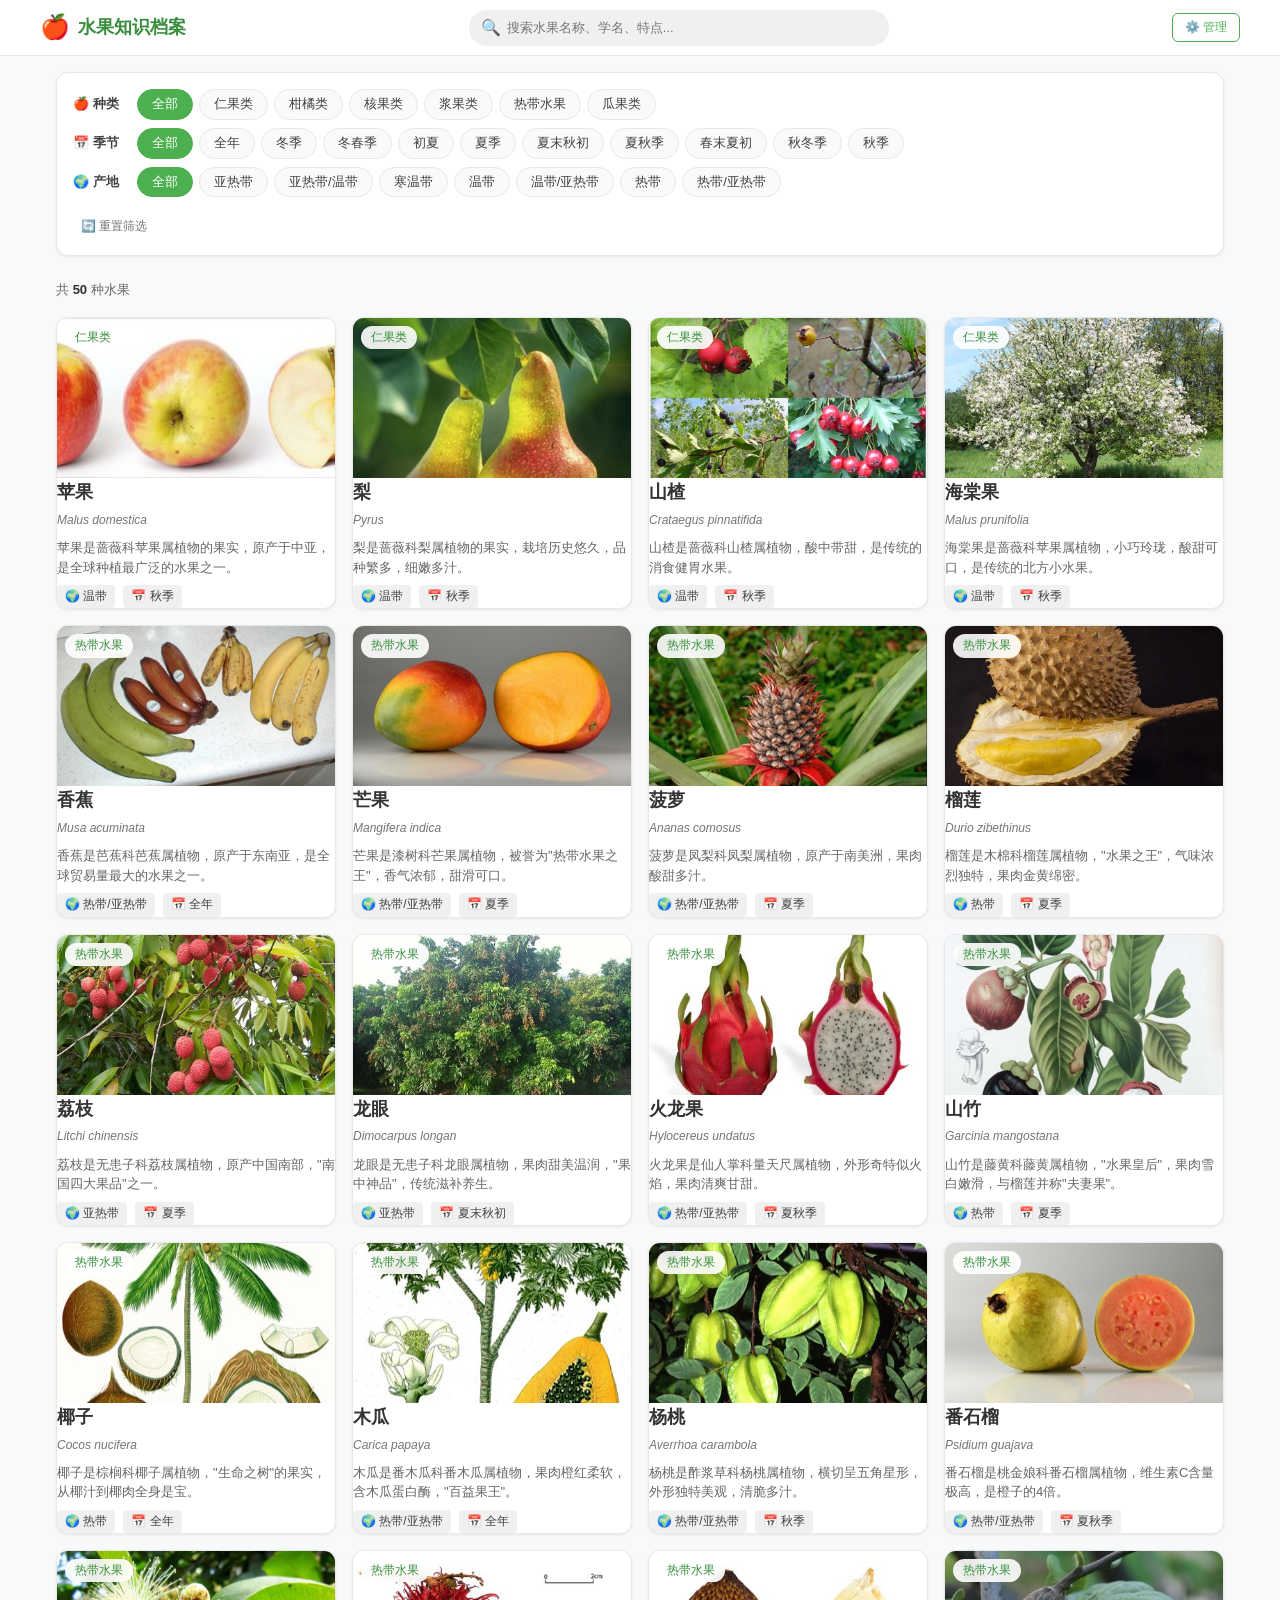
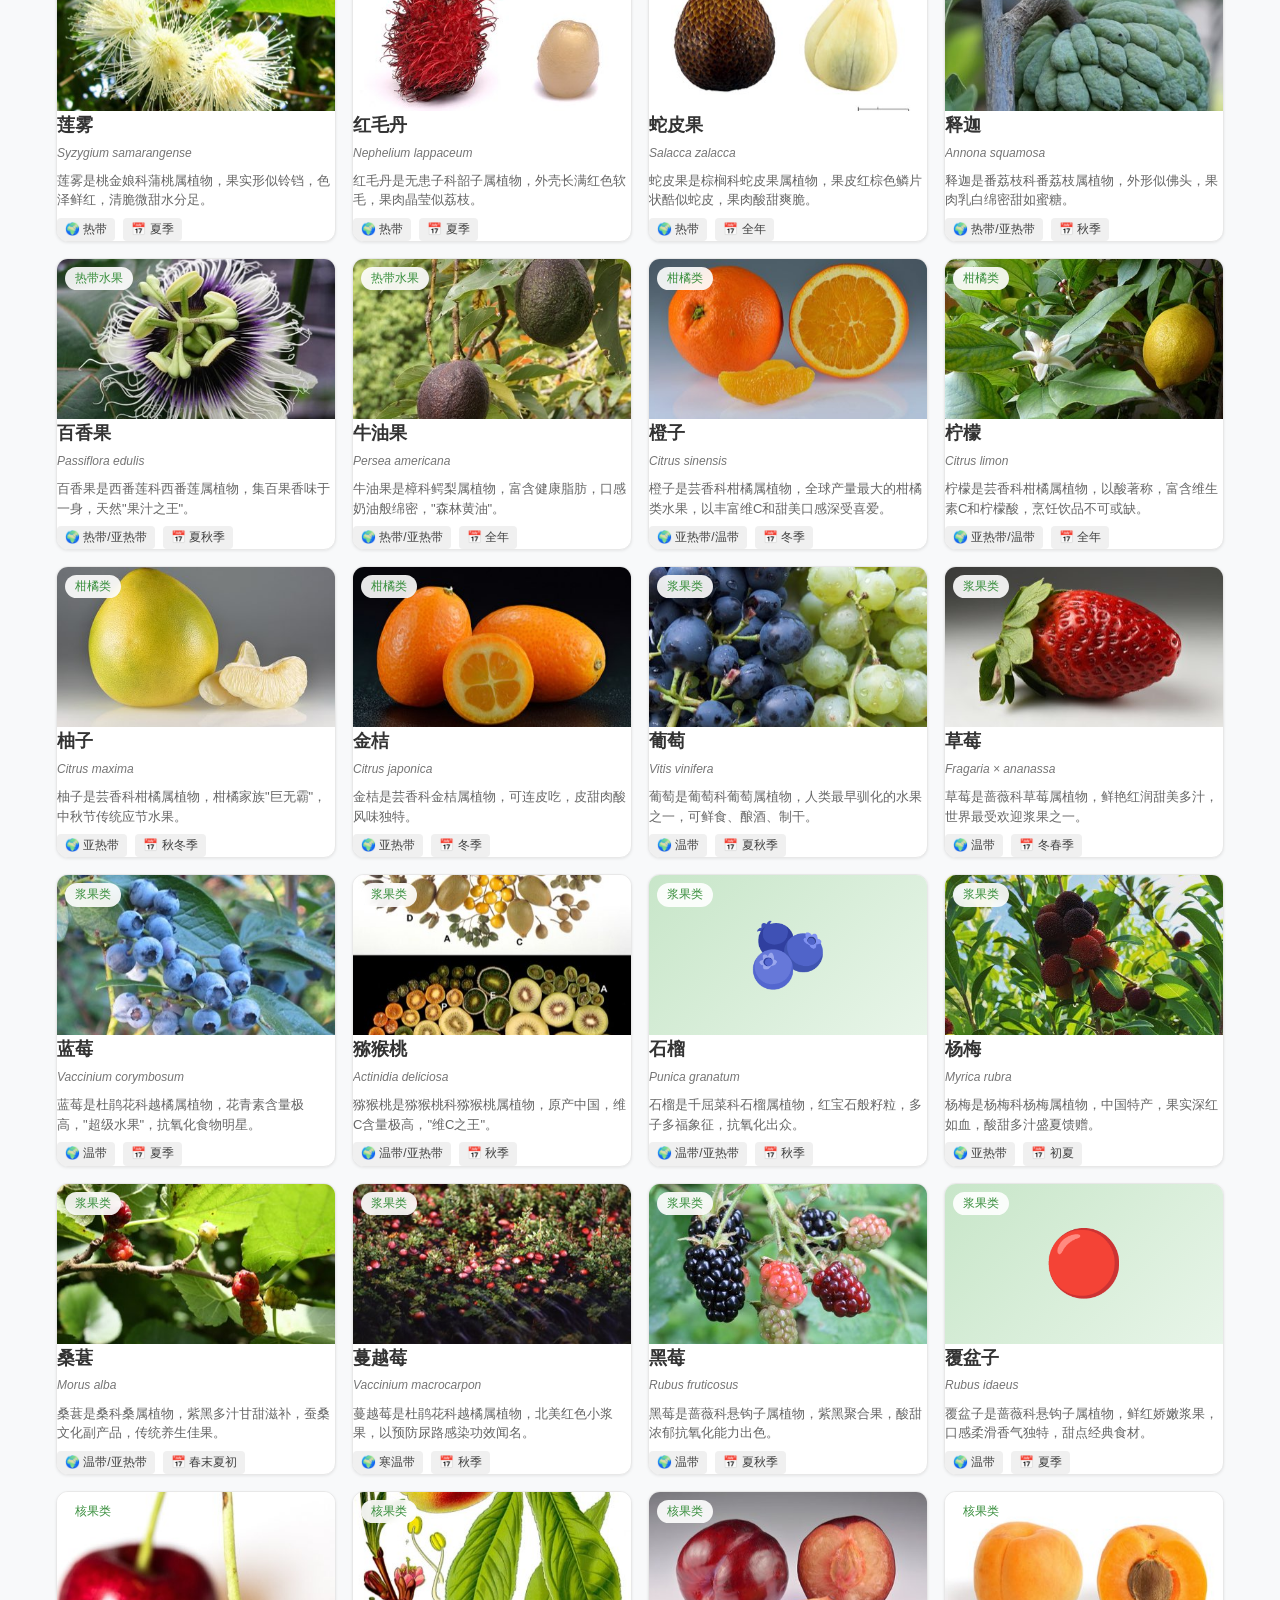
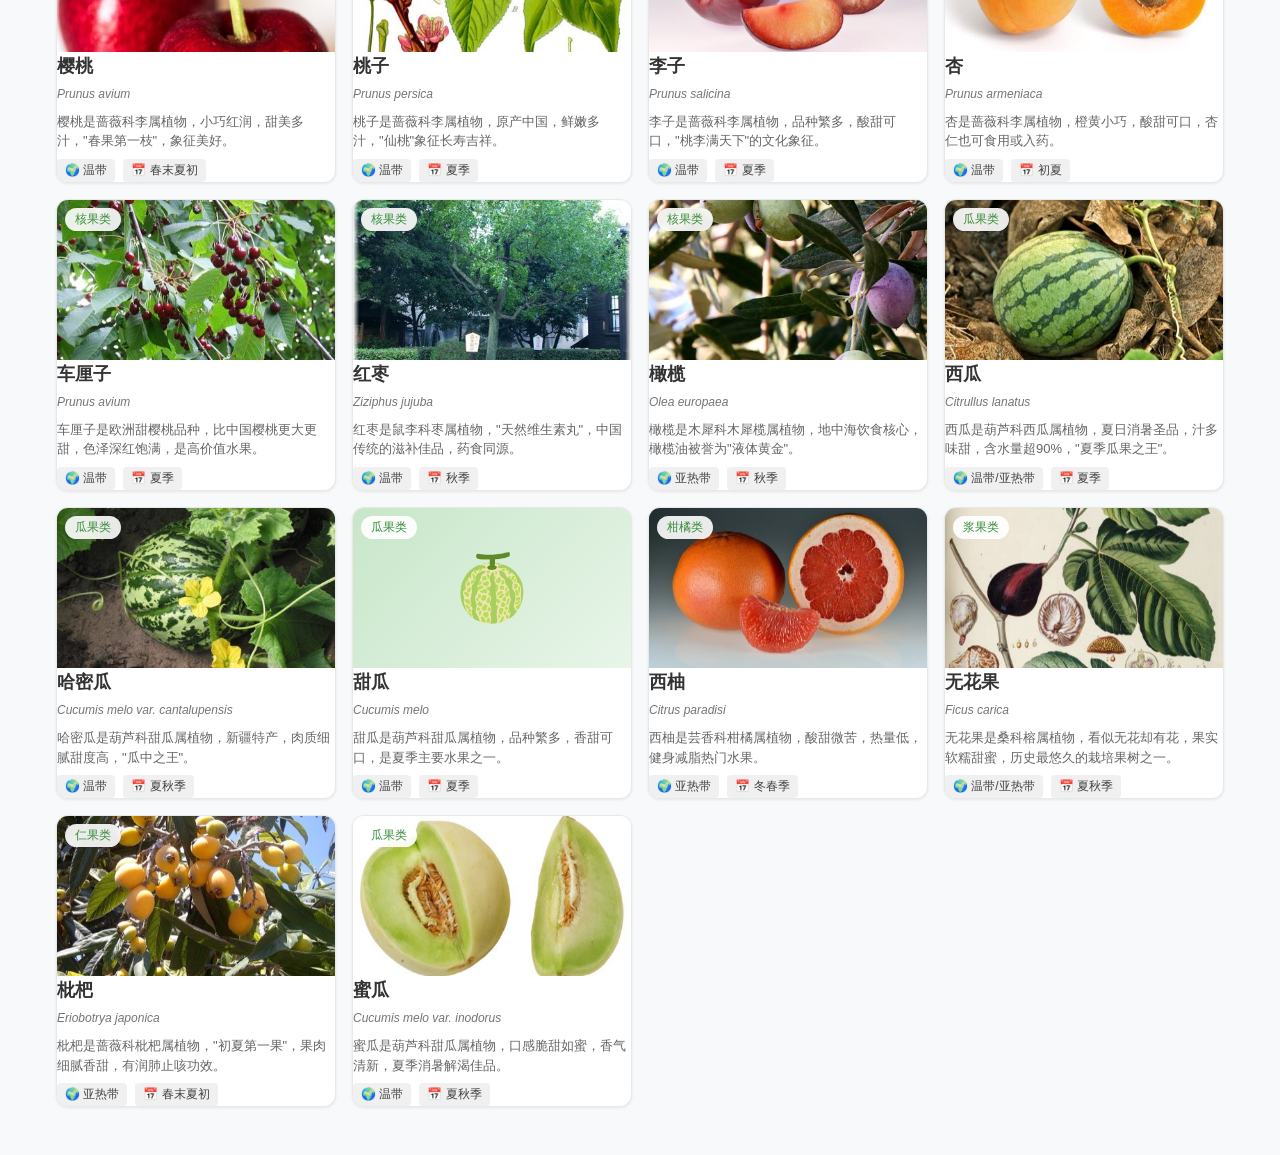
<file: index.html>
<!DOCTYPE html>
<html lang="zh-CN">
<head>
  <meta charset="UTF-8">
  <meta name="viewport" content="width=device-width, initial-scale=1.0">
  <title>水果知识档案 🍎</title>
  <link rel="stylesheet" href="css/style.css">
  <!-- 百度统计 -->
  <script>
  var _hmt = _hmt || [];
  (function() {
    var hm = document.createElement("script");
    hm.src = "https://hm.baidu.com/hm.js?07d7c2fc8be136621a1b8f393350ff4c";
    var s = document.getElementsByTagName("script")[0]; 
    s.parentNode.insertBefore(hm, s);
  })();
  </script>
</head>
<body>
  <!-- 顶部导航栏 -->
  <header class="header">
    <div class="header-inner">
      <a href="index.html" class="header-logo">
        <span class="logo-icon">🍎</span>
        <span>水果知识档案</span>
      </a>
      
      <!-- 搜索栏 -->
      <div class="search-bar" id="searchBar">
        <span class="search-icon">🔍</span>
        <input 
          type="text" 
          id="searchInput" 
          placeholder="搜索水果名称、学名、特点..."
          autocomplete="off"
        >
        <button class="search-clear" id="searchClear" style="display:none;" title="清除搜索">✕</button>
      </div>
      
      <div class="header-actions">
        <a href="admin.html" class="btn btn-outline btn-sm" title="管理后台">⚙️ 管理</a>
      </div>
    </div>
  </header>

  <!-- 主内容区 -->
  <main class="main-container">
    <!-- 多维筛选面板 -->
    <div class="filter-panel" id="filterPanel">
      <!-- 水果种类 -->
      <div class="filter-group">
        <label class="filter-label">🍎 种类</label>
        <div class="filter-chips" id="filterCategory">
          <!-- JS 动态填充 -->
        </div>
      </div>
      <!-- 季节 -->
      <div class="filter-group">
        <label class="filter-label">📅 季节</label>
        <div class="filter-chips" id="filterSeason">
          <!-- JS 动态填充 -->
        </div>
      </div>
      <!-- 产地 -->
      <div class="filter-group">
        <label class="filter-label">🌍 产地</label>
        <div class="filter-chips" id="filterRegion">
          <!-- JS 动态填充 -->
        </div>
      </div>
      <button class="filter-reset" id="filterReset">🔄 重置筛选</button>
    </div>

    <!-- 结果计数 -->
    <div class="filter-bar">
      <span class="result-count" id="resultCount">
        共 <strong>50</strong> 种水果
      </span>
    </div>

    <!-- 水果卡片列表 -->
    <div class="fruit-grid" id="fruitGrid">
      <!-- 由 JS 动态渲染 -->
    </div>

    <!-- 空状态 -->
    <div class="empty-state" id="emptyState" style="display:none;">
      <div class="empty-icon">🔍</div>
      <p class="empty-text">没有找到相关水果，试试其他关键词吧</p>
    </div>
  </main>

  <script src="js/data.js"></script>
  <script src="js/app.js"></script>
</body>
</html>
</file>
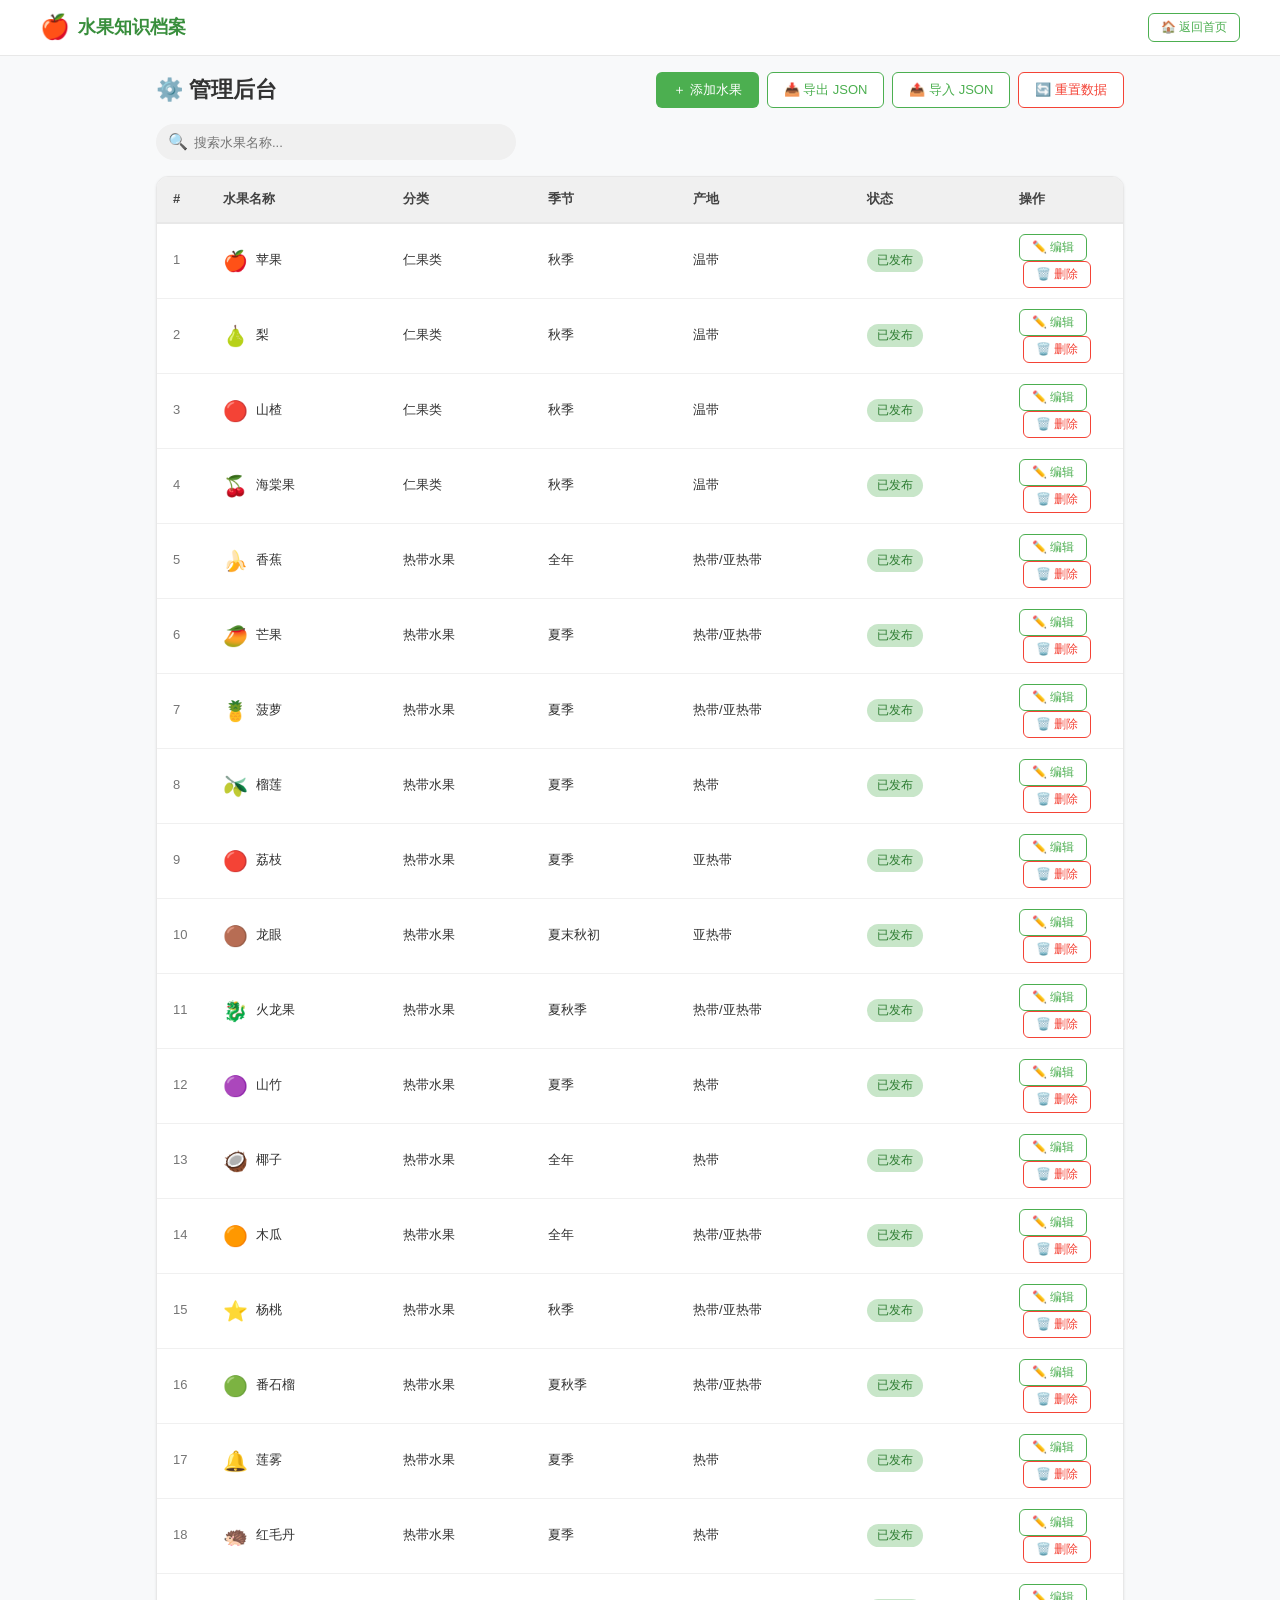
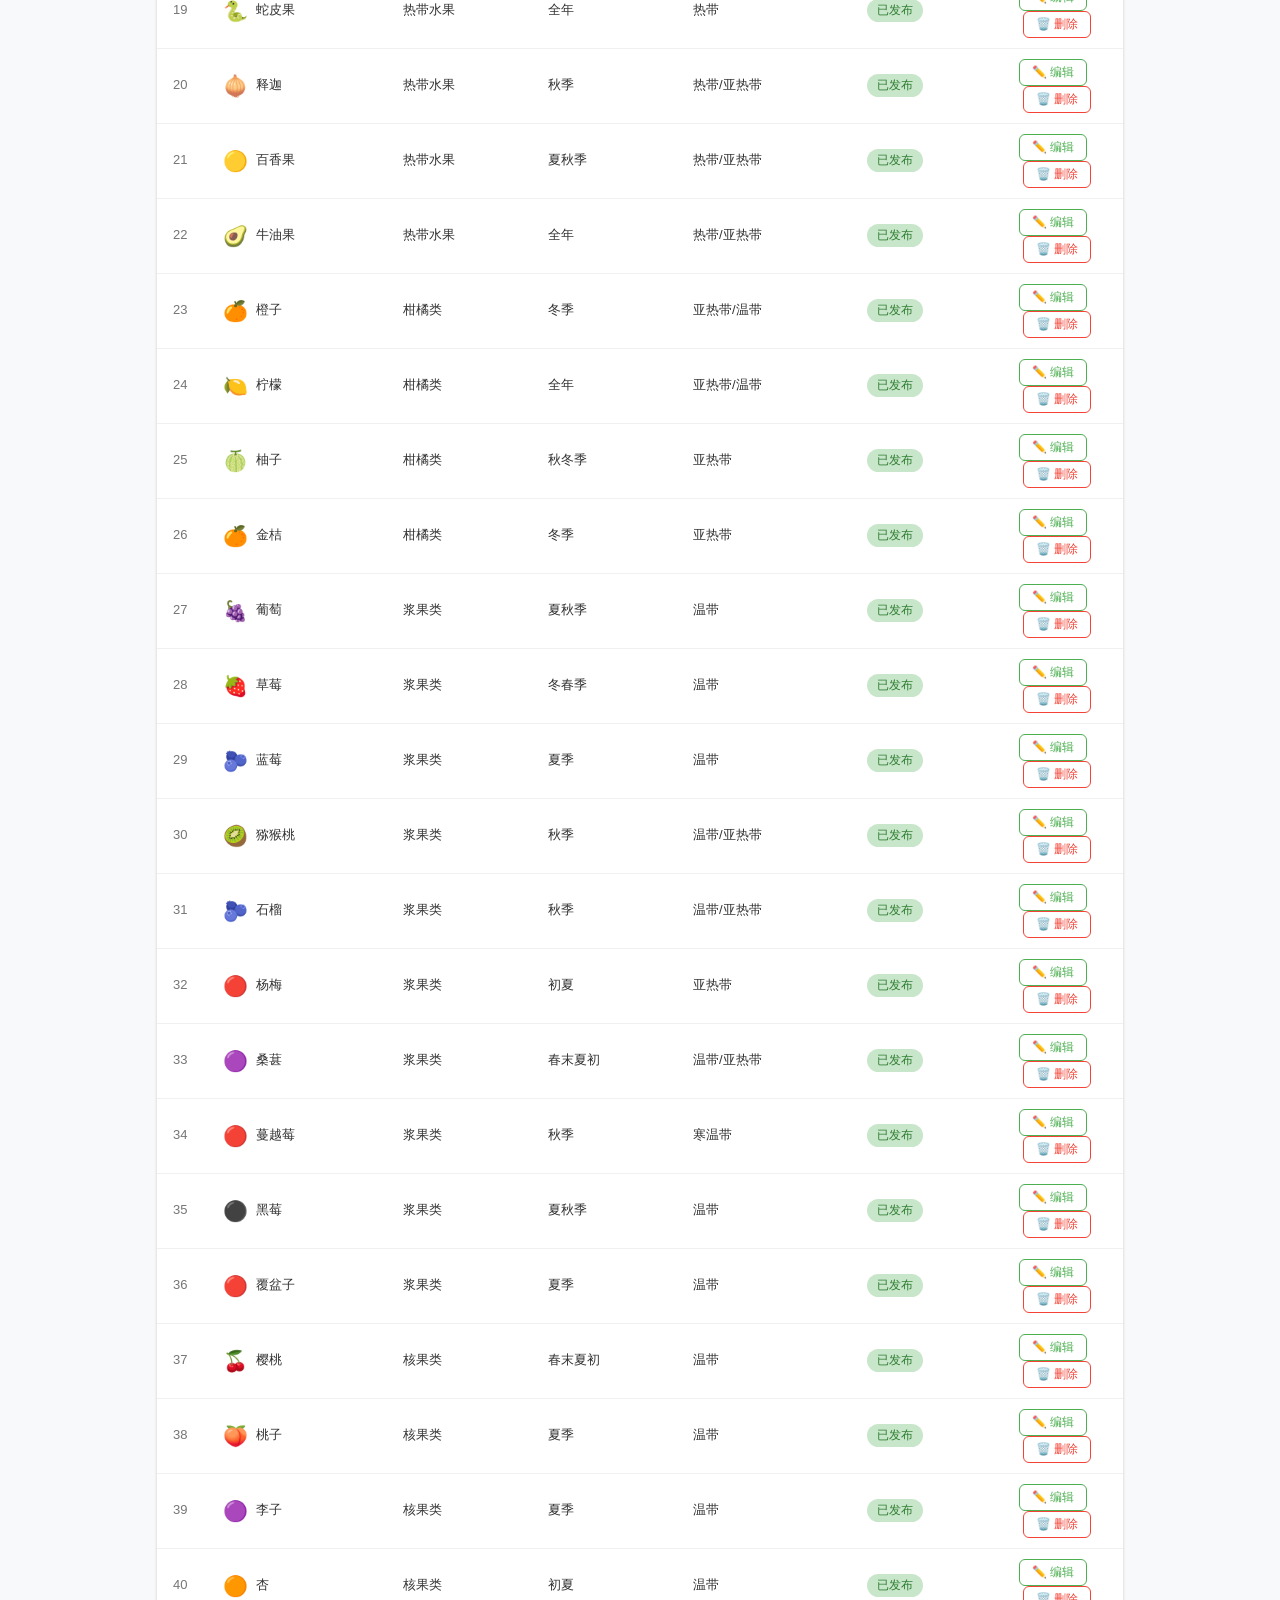
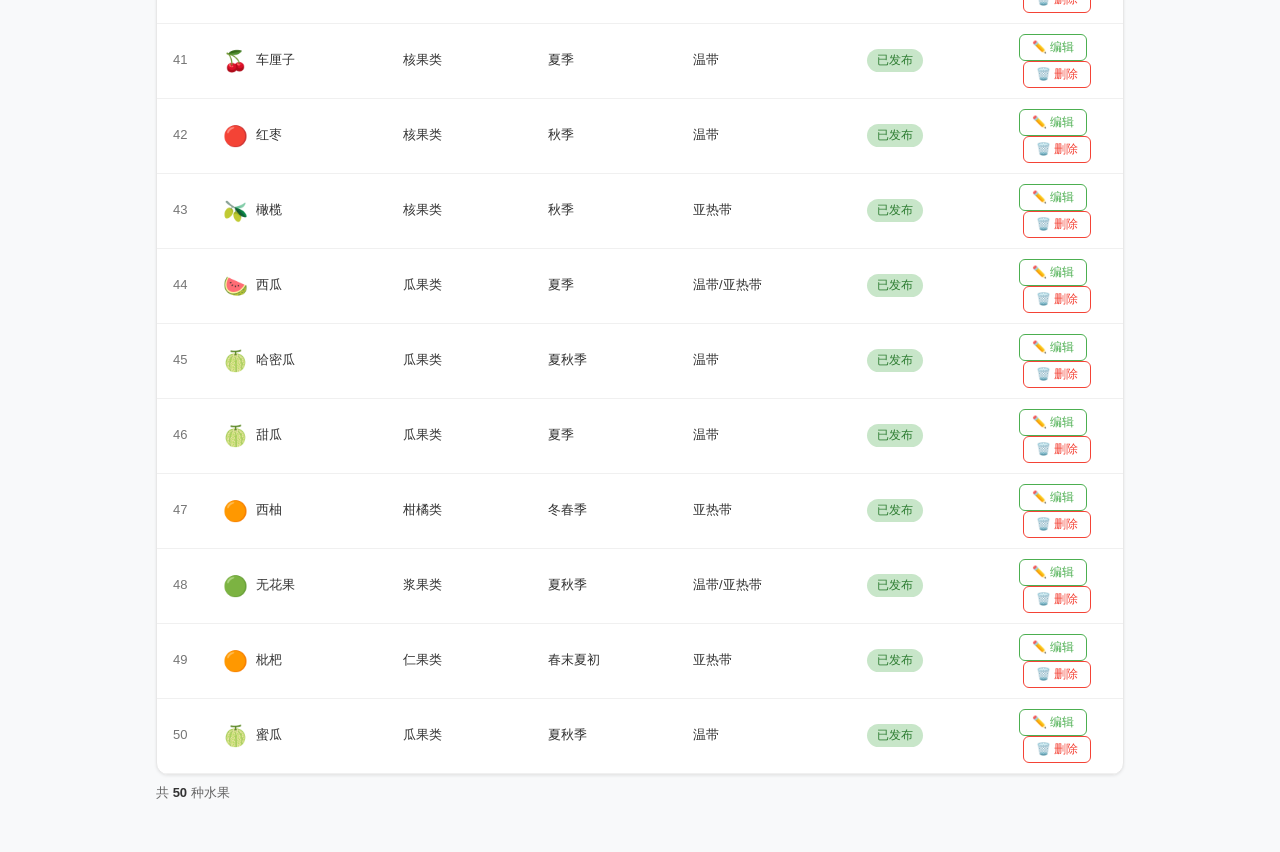
<file: admin.html>
<!DOCTYPE html>
<html lang="zh-CN">
<head>
  <meta charset="UTF-8">
  <meta name="viewport" content="width=device-width, initial-scale=1.0">
  <title>管理后台 - 水果知识档案</title>
  <link rel="stylesheet" href="css/style.css">
  <!-- 百度统计 -->
  <script>
  var _hmt = _hmt || [];
  (function() {
    var hm = document.createElement("script");
    hm.src = "https://hm.baidu.com/hm.js?07d7c2fc8be136621a1b8f393350ff4c";
    var s = document.getElementsByTagName("script")[0]; 
    s.parentNode.insertBefore(hm, s);
  })();
  </script>
</head>
<body>
  <!-- 顶部导航栏 -->
  <header class="header">
    <div class="header-inner">
      <a href="index.html" class="header-logo">
        <span class="logo-icon">🍎</span>
        <span>水果知识档案</span>
      </a>
      <div class="header-actions">
        <a href="index.html" class="btn btn-outline btn-sm" title="返回首页">🏠 返回首页</a>
      </div>
    </div>
  </header>

  <!-- 管理面板 -->
  <main class="admin-container">
    <!-- 工具栏 -->
    <div class="admin-toolbar">
      <h1 class="toolbar-title">⚙️ 管理后台</h1>
      <div class="toolbar-actions">
        <button class="btn btn-primary" id="btnAdd" title="添加新水果">＋ 添加水果</button>
        <button class="btn btn-outline" id="btnExport" title="导出数据">📥 导出 JSON</button>
        <button class="btn btn-outline" id="btnImport" title="导入数据">📤 导入 JSON</button>
        <button class="btn btn-danger" id="btnReset" title="重置为默认数据">🔄 重置数据</button>
      </div>
    </div>

    <!-- 搜索 -->
    <div style="margin-bottom: var(--space-md);">
      <div class="search-bar" style="max-width: 360px; margin: 0;">
        <span class="search-icon">🔍</span>
        <input 
          type="text" 
          id="adminSearch" 
          placeholder="搜索水果名称..."
          autocomplete="off"
        >
      </div>
    </div>

    <!-- 数据表格 -->
    <div class="admin-table-wrap">
      <table class="admin-table">
        <thead>
          <tr>
            <th style="width:50px;">#</th>
            <th>水果名称</th>
            <th>分类</th>
            <th>季节</th>
            <th>产地</th>
            <th>状态</th>
            <th style="width:120px;">操作</th>
          </tr>
        </thead>
        <tbody id="adminTableBody">
          <!-- 由 JS 动态渲染 -->
        </tbody>
      </table>
      <div class="empty-state" id="adminEmpty" style="display:none;">
        <div class="empty-icon">📋</div>
        <p class="empty-text">没有匹配的水果数据</p>
      </div>
    </div>

    <div class="result-count" style="margin-top: var(--space-sm);" id="adminCount">
      共 <strong>0</strong> 种水果
    </div>

    <!-- 隐藏的文件选择器 -->
    <input type="file" id="importFile" accept=".json" style="display:none;">
  </main>

  <!-- 编辑弹窗 -->
  <div class="editor-overlay" id="editorOverlay" style="display:none;">
    <div class="editor-panel" id="editorPanel">
      <div class="editor-header">
        <h3 id="editorTitle">添加水果</h3>
        <button class="editor-close" id="editorClose">✕</button>
      </div>
      <div class="editor-body">
        <form id="editorForm">
          <div class="form-row">
            <div class="form-group">
              <label for="edName">水果名称 *</label>
              <input type="text" id="edName" required placeholder="如：苹果">
            </div>
            <div class="form-group">
              <label for="edEmoji">Emoji 图标</label>
              <input type="text" id="edEmoji" placeholder="如：🍎" maxlength="4">
            </div>
          </div>
          <div class="form-group">
            <label for="edScientific">学名</label>
            <input type="text" id="edScientific" placeholder="如：Malus domestica">
          </div>
          <div class="form-row">
            <div class="form-group">
              <label for="edCategory">分类 *</label>
              <select id="edCategory">
                <option value="">请选择分类</option>
                <option value="仁果类">仁果类</option>
                <option value="热带水果">热带水果</option>
                <option value="柑橘类">柑橘类</option>
                <option value="浆果类">浆果类</option>
                <option value="核果类">核果类</option>
                <option value="瓜果类">瓜果类</option>
              </select>
            </div>
            <div class="form-group">
              <label for="edSeason">季节</label>
              <input type="text" id="edSeason" placeholder="如：秋季">
            </div>
          </div>
          <div class="form-group">
            <label for="edRegion">产地</label>
            <input type="text" id="edRegion" placeholder="如：温带">
          </div>
          <div class="form-group">
            <label for="edSummary">概述</label>
            <textarea id="edSummary" rows="2" placeholder="简短概述水果特点..."></textarea>
          </div>
          <div class="form-group">
            <label for="edDescription">详细介绍</label>
            <textarea id="edDescription" rows="3" placeholder="详细描述水果信息..."></textarea>
          </div>
          <div class="form-row">
            <div class="form-group">
              <label for="edCalories">热量 (kcal/100g)</label>
              <input type="number" id="edCalories" step="0.1" placeholder="如：52">
            </div>
            <div class="form-group">
              <label for="edVitaminC">维生素C (mg/100g)</label>
              <input type="number" id="edVitaminC" step="0.1" placeholder="如：4.6">
            </div>
          </div>
          <div class="form-group">
            <label for="edFiber">膳食纤维 (g/100g)</label>
            <input type="number" id="edFiber" step="0.1" placeholder="如：2.4">
          </div>
          <div class="form-group">
            <label for="edNutrients">营养元素（逗号分隔）</label>
            <input type="text" id="edNutrients" placeholder="如：维生素C, 膳食纤维, 钾">
          </div>
          <div class="form-group">
            <label for="edFunFact">趣味冷知识</label>
            <textarea id="edFunFact" rows="2" placeholder="有趣的冷知识..."></textarea>
          </div>
          <div class="form-group">
            <label for="edStatus">发布状态</label>
            <select id="edStatus">
              <option value="published">已发布</option>
              <option value="draft">草稿</option>
            </select>
          </div>
        </form>
      </div>
      <div class="editor-footer">
        <button class="btn btn-outline" id="editorCancel">取消</button>
        <button class="btn btn-primary" id="editorSave">💾 保存</button>
      </div>
    </div>
  </div>

  <!-- Toast 容器 -->
  <div class="toast-container" id="toastContainer"></div>

  <script src="js/data.js"></script>
  <script src="js/admin.js"></script>
</body>
</html>
</file>
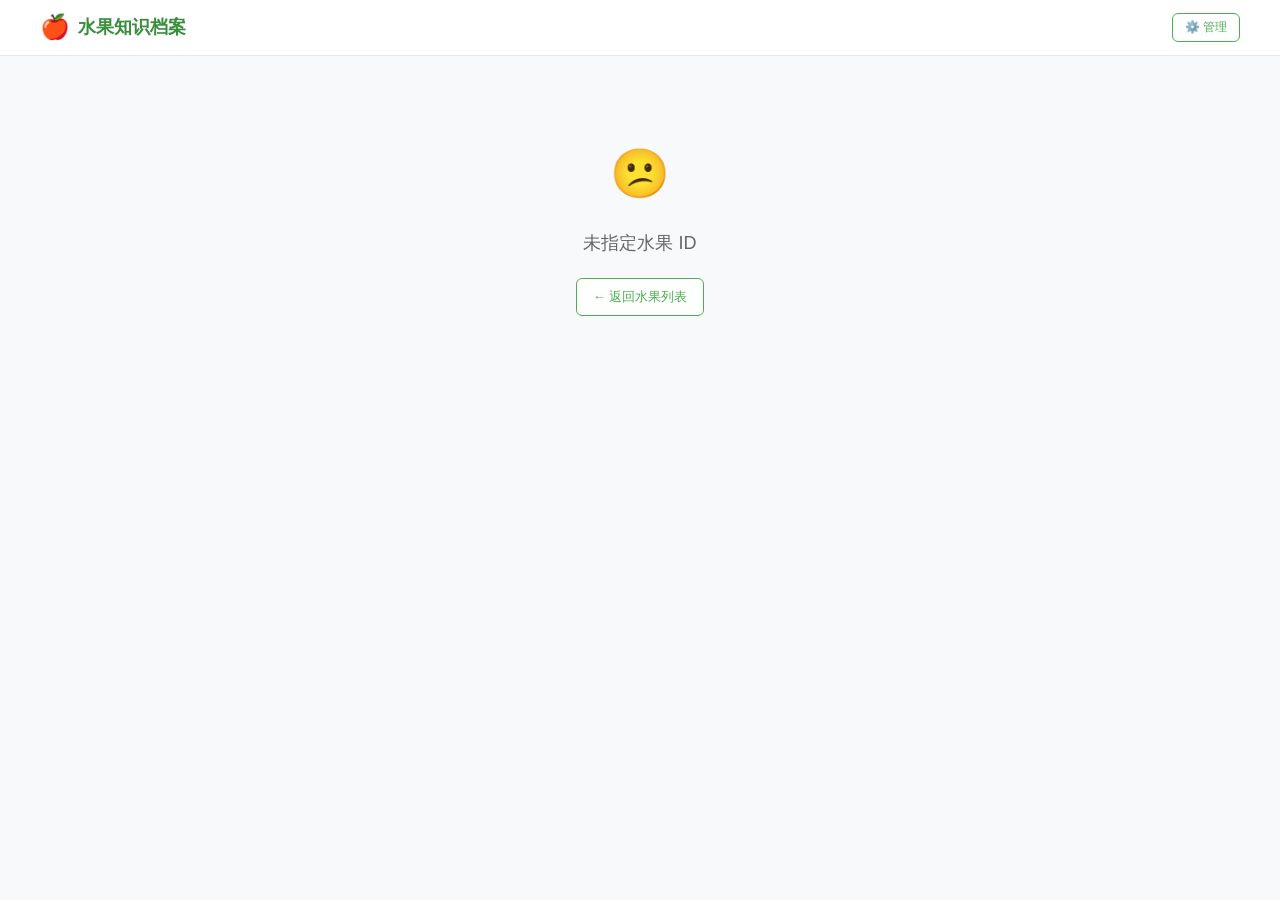
<file: detail.html>
<!DOCTYPE html>
<html lang="zh-CN">
<head>
  <meta charset="UTF-8">
  <meta name="viewport" content="width=device-width, initial-scale=1.0">
  <title>水果详情 - 水果知识档案</title>
  <link rel="stylesheet" href="css/style.css">
  <!-- 百度统计 -->
  <script>
  var _hmt = _hmt || [];
  (function() {
    var hm = document.createElement("script");
    hm.src = "https://hm.baidu.com/hm.js?07d7c2fc8be136621a1b8f393350ff4c";
    var s = document.getElementsByTagName("script")[0]; 
    s.parentNode.insertBefore(hm, s);
  })();
  </script>
</head>
<body>
  <!-- 顶部导航栏 -->
  <header class="header">
    <div class="header-inner">
      <a href="index.html" class="header-logo">
        <span class="logo-icon">🍎</span>
        <span>水果知识档案</span>
      </a>
      <div class="header-actions">
        <a href="admin.html" class="btn btn-outline btn-sm">⚙️ 管理</a>
      </div>
    </div>
  </header>

  <!-- 详情页内容 -->
  <main class="detail-page" id="detailPage">
    <!-- 加载状态 -->
    <div class="loading" id="detailLoading">
      <div class="spinner"></div>
    </div>
  </main>

  <script src="js/data.js"></script>
  <script>
  /* ============================================
     水果知识档案 - 详情页逻辑
     ============================================ */

  (function () {
    'use strict';

    async function init() {
      // 获取 URL 参数中的水果 ID
      const params = new URLSearchParams(window.location.search);
      const fruitId = params.get('id');

      if (!fruitId) {
        showError('未指定水果 ID');
        return;
      }

      // 加载数据
      await FruitData.init();
      const fruit = FruitData.getById(fruitId);

      if (!fruit) {
        showError('找不到该水果信息');
        document.title = '未找到 - 水果知识档案';
        return;
      }

      // 更新页面标题
      document.title = `${fruit.name} - 水果知识档案`;

      // 渲染详情
      renderDetail(fruit);
    }

    function renderDetail(fruit) {
      const page = document.getElementById('detailPage');

      page.innerHTML = `
        <!-- 返回按钮 -->
        <a href="index.html" class="back-btn">← 返回水果列表</a>

        <!-- 头部信息 -->
        <header class="detail-header">
          ${fruit.imageUrl ? `<img class="detail-image" src="${fruit.imageUrl}" alt="${fruit.name}" onerror="this.style.display='none';">` : ''}
          <div class="detail-emoji"${fruit.imageUrl ? ' style="font-size:48px;"' : ''}>${fruit.emoji || '🍎'}</div>
          <h1 class="detail-name">${fruit.name}</h1>
          <p class="detail-scientific">${fruit.scientificName}</p>
          <div class="detail-meta">
            <div class="meta-item">
              <span class="meta-label">分类</span>
              <span class="meta-value">${fruit.category}</span>
            </div>
            <div class="meta-item">
              <span class="meta-label">产地</span>
              <span class="meta-value">${fruit.region}</span>
            </div>
            <div class="meta-item">
              <span class="meta-label">季节</span>
              <span class="meta-value">${fruit.season}</span>
            </div>
          </div>
        </header>

        <!-- 概述 -->
        <section class="detail-card">
          <h2>📝 概述</h2>
          <p class="detail-text">${fruit.summary}</p>
        </section>

        <!-- 详细描述 -->
        <section class="detail-card">
          <h2>📖 详细介绍</h2>
          <p class="detail-text">${fruit.description}</p>
        </section>

        <!-- 营养信息 -->
        ${fruit.nutrition ? `
        <section class="detail-card">
          <h2>🔬 营养信息（每100克）</h2>
          <div class="nutrition-grid">
            ${fruit.nutrition.calories !== undefined ? `
            <div class="nutrition-item">
              <div><span class="nut-value">${fruit.nutrition.calories}</span><span class="nut-unit">kcal</span></div>
              <div class="nut-label">热量</div>
            </div>` : ''}
            ${fruit.nutrition.vitaminC !== undefined ? `
            <div class="nutrition-item">
              <div><span class="nut-value">${fruit.nutrition.vitaminC}</span><span class="nut-unit">mg</span></div>
              <div class="nut-label">维生素C</div>
            </div>` : ''}
            ${fruit.nutrition.fiber !== undefined ? `
            <div class="nutrition-item">
              <div><span class="nut-value">${fruit.nutrition.fiber}</span><span class="nut-unit">g</span></div>
              <div class="nut-label">膳食纤维</div>
            </div>` : ''}
          </div>
        </section>` : ''}

        <!-- 营养元素 -->
        ${fruit.nutrients && fruit.nutrients.length > 0 ? `
        <section class="detail-card">
          <h2>🌟 主要营养元素</h2>
          <div class="nutrient-tags">
            ${fruit.nutrients.map(n => `<span class="nutrient-tag">${n}</span>`).join('')}
          </div>
        </section>` : ''}

        <!-- 趣味冷知识 -->
        ${fruit.funFact ? `
        <section class="detail-card">
          <h2>💡 趣味冷知识</h2>
          <div class="fun-fact-box">
            <span class="ff-label">冷知识：</span>${fruit.funFact}
          </div>
        </section>` : ''}

        <!-- 底部操作 -->
        <div style="text-align:center; padding: var(--space-lg) 0;">
          <a href="index.html" class="btn btn-outline" style="font-size: var(--font-size-base);">
            ← 返回水果列表
          </a>
        </div>
      `;
    }

    function showError(message) {
      const page = document.getElementById('detailPage');
      page.innerHTML = `
        <div style="text-align:center; padding: 80px 20px;">
          <div style="font-size:48px; margin-bottom:16px;">😕</div>
          <p style="font-size:18px; color:#666;">${message}</p>
          <a href="index.html" class="btn btn-outline" style="margin-top:20px; display:inline-block;">
            ← 返回水果列表
          </a>
        </div>
      `;
    }

    document.addEventListener('DOMContentLoaded', init);
  })();
  </script>
</body>
</html>
</file>
<file: css/style.css>
/* ============================================
   水果知识档案 - 全局样式
   ============================================ */

/* CSS 变量 */
:root {
  /* 颜色系统 */
  --color-primary: #4CAF50;
  --color-primary-dark: #388E3C;
  --color-primary-light: #C8E6C9;
  --color-accent: #FF9800;
  --color-accent-dark: #F57C00;
  --color-danger: #f44336;
  --color-danger-light: #ffebee;
  --color-success: #2e7d32;
  
  /* 中性色 */
  --color-bg: #f8f9fa;
  --color-white: #ffffff;
  --color-gray-50: #fafafa;
  --color-gray-100: #f0f0f0;
  --color-gray-200: #e0e0e0;
  --color-gray-300: #bdbdbd;
  --color-gray-500: #757575;
  --color-gray-700: #424242;
  --color-gray-900: #212121;
  --color-text: #333333;
  --color-text-light: #666666;
  --color-border: #e8e8e8;
  
  /* 阴影 */
  --shadow-sm: 0 1px 3px rgba(0,0,0,0.08);
  --shadow-md: 0 4px 12px rgba(0,0,0,0.1);
  --shadow-lg: 0 8px 24px rgba(0,0,0,0.12);
  
  /* 圆角 */
  --radius-sm: 6px;
  --radius-md: 12px;
  --radius-lg: 16px;
  --radius-xl: 24px;
  
  /* 间距 */
  --space-xs: 4px;
  --space-sm: 8px;
  --space-md: 16px;
  --space-lg: 24px;
  --space-xl: 32px;
  --space-2xl: 48px;
  
  /* 字体 */
  --font-family: -apple-system, BlinkMacSystemFont, "Segoe UI", "PingFang SC", "Hiragino Sans GB", "Microsoft YaHei", sans-serif;
  --font-size-xs: 12px;
  --font-size-sm: 13px;
  --font-size-base: 15px;
  --font-size-md: 16px;
  --font-size-lg: 18px;
  --font-size-xl: 22px;
  --font-size-2xl: 28px;
  
  /* 过渡 */
  --transition-fast: 0.15s ease;
  --transition-normal: 0.3s ease;
  
  /* 布局 */
  --header-height: 56px;
  --max-width: 1200px;
}

/* 重置 */
*, *::before, *::after {
  box-sizing: border-box;
  margin: 0;
  padding: 0;
}

html {
  font-size: var(--font-size-base);
  -webkit-text-size-adjust: 100%;
  scroll-behavior: smooth;
}

body {
  font-family: var(--font-family);
  color: var(--color-text);
  background-color: var(--color-bg);
  line-height: 1.6;
  min-height: 100vh;
  -webkit-font-smoothing: antialiased;
}

a {
  color: var(--color-primary);
  text-decoration: none;
}

img {
  max-width: 100%;
  height: auto;
  display: block;
}

ul, ol {
  list-style: none;
}

input, button, textarea, select {
  font-family: inherit;
  font-size: inherit;
  border: none;
  outline: none;
  background: none;
}

button {
  cursor: pointer;
}

/* ============================================
   顶部导航栏（缩短版）
   ============================================ */
.header {
  position: sticky;
  top: 0;
  z-index: 100;
  background: var(--color-white);
  border-bottom: 1px solid var(--color-border);
  height: var(--header-height);
  display: flex;
  align-items: center;
  padding: 0 var(--space-md);
}

.header-inner {
  width: 100%;
  max-width: var(--max-width);
  margin: 0 auto;
  display: flex;
  align-items: center;
  justify-content: space-between;
  height: 100%;
}

.header-logo {
  display: flex;
  align-items: center;
  gap: var(--space-sm);
  font-size: var(--font-size-lg);
  font-weight: 700;
  color: var(--color-primary-dark);
  white-space: nowrap;
}

.header-logo .logo-icon {
  font-size: 24px;
  line-height: 1;
}

.header-actions {
  display: flex;
  align-items: center;
  gap: var(--space-sm);
}

/* ============================================
   搜索栏
   ============================================ */
.search-bar {
  position: relative;
  flex: 1;
  max-width: 420px;
  margin: 0 var(--space-lg);
}

.search-bar input {
  width: 100%;
  height: 36px;
  padding: 0 var(--space-md) 0 36px;
  background: var(--color-gray-100);
  border-radius: 18px;
  font-size: var(--font-size-sm);
  color: var(--color-text);
  transition: var(--transition-normal);
  border: 2px solid transparent;
}

.search-bar input:focus {
  border-color: var(--color-primary);
  background: var(--color-white);
  box-shadow: 0 0 0 3px var(--color-primary-light);
}

.search-bar .search-icon {
  position: absolute;
  left: 12px;
  top: 50%;
  transform: translateY(-50%);
  font-size: 16px;
  color: var(--color-gray-500);
  pointer-events: none;
}

.search-bar .search-clear {
  position: absolute;
  right: 4px;
  top: 50%;
  transform: translateY(-50%);
  width: 28px;
  height: 28px;
  border-radius: 50%;
  display: flex;
  align-items: center;
  justify-content: center;
  color: var(--color-gray-500);
  font-size: 18px;
  transition: var(--transition-fast);
}

.search-bar .search-clear:hover {
  background: var(--color-gray-200);
  color: var(--color-text);
}

/* ============================================
   筛选面板
   ============================================ */
.filter-panel {
  background: var(--color-white);
  border-radius: var(--radius-md);
  padding: var(--space-md);
  margin: var(--space-md) 0;
  box-shadow: var(--shadow-sm);
  border: 1px solid var(--color-border);
}

.filter-group {
  display: flex;
  align-items: flex-start;
  gap: var(--space-sm);
  margin-bottom: var(--space-sm);
}

.filter-group:last-of-type {
  margin-bottom: var(--space-md);
}

.filter-label {
  flex-shrink: 0;
  width: 56px;
  font-size: var(--font-size-sm);
  font-weight: 600;
  color: var(--color-gray-700);
  line-height: 30px;
  white-space: nowrap;
}

.filter-chips {
  display: flex;
  flex-wrap: wrap;
  gap: 6px;
  flex: 1;
}

.filter-chip {
  flex-shrink: 0;
  padding: 4px 14px;
  border-radius: 16px;
  font-size: var(--font-size-sm);
  font-weight: 500;
  color: var(--color-gray-700);
  background: var(--color-gray-50);
  border: 1px solid var(--color-border);
  transition: var(--transition-fast);
  white-space: nowrap;
  user-select: none;
  line-height: 1.6;
}

.filter-chip:hover {
  border-color: var(--color-primary);
  color: var(--color-primary);
  background: var(--color-primary-light);
}

.filter-chip.active {
  background: var(--color-primary);
  color: var(--color-white);
  border-color: var(--color-primary);
}

.filter-reset {
  display: inline-flex;
  align-items: center;
  gap: 4px;
  font-size: var(--font-size-xs);
  color: var(--color-gray-500);
  padding: 4px 8px;
  border-radius: var(--radius-sm);
  transition: var(--transition-fast);
}

.filter-reset:hover {
  background: var(--color-gray-100);
  color: var(--color-gray-700);
}

/* ============================================
   主布局
   ============================================ */
.main-container {
  max-width: var(--max-width);
  margin: 0 auto;
  padding: 0 var(--space-md);
}

/* 筛选栏 */
.filter-bar {
  display: flex;
  align-items: center;
  justify-content: space-between;
  padding: var(--space-sm) 0 var(--space-md);
  flex-wrap: wrap;
  gap: var(--space-sm);
}

.result-count {
  font-size: var(--font-size-sm);
  color: var(--color-text-light);
}

.result-count strong {
  color: var(--color-text);
}

/* ============================================
   卡片网格
   ============================================ */
.fruit-grid {
  display: grid;
  grid-template-columns: repeat(auto-fill, minmax(260px, 1fr));
  gap: var(--space-md);
  padding-bottom: var(--space-2xl);
}

.fruit-card {
  background: var(--color-white);
  border-radius: var(--radius-md);
  overflow: hidden;
  box-shadow: var(--shadow-sm);
  transition: var(--transition-normal);
  cursor: pointer;
  border: 1px solid var(--color-border);
}

.fruit-card:hover {
  transform: translateY(-4px);
  box-shadow: var(--shadow-lg);
}

.fruit-card:active {
  transform: translateY(-2px);
}

/* 卡片图片区 */
.card-image {
  height: 160px;
  background: linear-gradient(135deg, var(--color-primary-light), #E8F5E9);
  background-size: cover;
  background-position: center;
  display: flex;
  align-items: center;
  justify-content: center;
  position: relative;
  overflow: hidden;
  transition: background-image 0.4s ease;
}

.card-image .fruit-emoji {
  font-size: 64px;
  transition: var(--transition-normal);
  position: relative;
  z-index: 1;
}

.card-image.has-bg .fruit-emoji {
  opacity: 0;
}

.fruit-card:hover .card-image:not(.has-bg) .fruit-emoji {
  transform: scale(1.15);
}

.card-image .card-category {
  position: absolute;
  top: var(--space-sm);
  left: var(--space-sm);
  background: rgba(255,255,255,0.9);
  padding: 2px 10px;
  border-radius: 12px;
  font-size: var(--font-size-xs);
  color: var(--color-primary-dark);
  font-weight: 500;
  backdrop-filter: blur(4px);
  z-index: 3;
}
}

/* 卡片内容 */
.card-body {
  padding: var(--space-md);
}

.card-body .card-name {
  font-size: var(--font-size-lg);
  font-weight: 600;
  color: var(--color-text);
  margin-bottom: var(--space-xs);
  display: flex;
  align-items: center;
  gap: var(--space-xs);
}

.card-body .card-scientific {
  font-size: var(--font-size-xs);
  color: var(--color-gray-500);
  font-style: italic;
  margin-bottom: var(--space-sm);
}

.card-body .card-summary {
  font-size: var(--font-size-sm);
  color: var(--color-text-light);
  line-height: 1.5;
  display: -webkit-box;
  -webkit-line-clamp: 2;
  -webkit-box-orient: vertical;
  overflow: hidden;
  margin-bottom: var(--space-sm);
}

.card-body .card-meta {
  display: flex;
  flex-wrap: wrap;
  gap: var(--space-sm);
}

.card-body .meta-tag {
  display: inline-flex;
  align-items: center;
  gap: 3px;
  padding: 2px 8px;
  background: var(--color-gray-100);
  border-radius: 4px;
  font-size: var(--font-size-xs);
  color: var(--color-gray-700);
}

/* ============================================
   详情页
   ============================================ */
.detail-page {
  max-width: 800px;
  margin: 0 auto;
  padding: 0 var(--space-md) var(--space-2xl);
}

/* 返回按钮 */
.back-btn {
  display: inline-flex;
  align-items: center;
  gap: var(--space-xs);
  padding: var(--space-sm) 0;
  color: var(--color-primary);
  font-size: var(--font-size-base);
  font-weight: 500;
  transition: var(--transition-fast);
  margin: var(--space-md) 0;
}

.back-btn:hover {
  color: var(--color-primary-dark);
}

/* 详情头部 */
.detail-header {
  text-align: center;
  padding: var(--space-xl) 0;
}

.detail-header .detail-emoji {
  font-size: 80px;
  margin-bottom: var(--space-md);
}

.detail-header .detail-image {
  width: 100%;
  max-height: 360px;
  object-fit: cover;
  border-radius: var(--radius-md);
  margin-bottom: var(--space-lg);
  box-shadow: var(--shadow-md);
}

.detail-header .detail-name {
  font-size: var(--font-size-2xl);
  font-weight: 700;
  color: var(--color-text);
  margin-bottom: var(--space-xs);
}

.detail-header .detail-scientific {
  font-size: var(--font-size-base);
  color: var(--color-gray-500);
  font-style: italic;
}

.detail-header .detail-meta {
  display: flex;
  justify-content: center;
  gap: var(--space-lg);
  margin-top: var(--space-md);
  flex-wrap: wrap;
}

.detail-meta .meta-item {
  display: flex;
  flex-direction: column;
  align-items: center;
  gap: 2px;
}

.meta-item .meta-label {
  font-size: var(--font-size-xs);
  color: var(--color-gray-500);
}

.meta-item .meta-value {
  font-size: var(--font-size-base);
  font-weight: 600;
  color: var(--color-text);
}

/* 详情内容卡片 */
.detail-card {
  background: var(--color-white);
  border-radius: var(--radius-md);
  padding: var(--space-lg);
  margin-bottom: var(--space-md);
  box-shadow: var(--shadow-sm);
  border: 1px solid var(--color-border);
}

.detail-card h2 {
  font-size: var(--font-size-lg);
  font-weight: 600;
  color: var(--color-text);
  margin-bottom: var(--space-md);
  padding-bottom: var(--space-sm);
  border-bottom: 2px solid var(--color-primary-light);
}

.detail-card .detail-text {
  font-size: var(--font-size-base);
  color: var(--color-text-light);
  line-height: 1.8;
}

/* 营养信息 */
.nutrition-grid {
  display: grid;
  grid-template-columns: repeat(auto-fit, minmax(120px, 1fr));
  gap: var(--space-sm);
}

.nutrition-item {
  text-align: center;
  padding: var(--space-md) var(--space-sm);
  background: var(--color-gray-50);
  border-radius: var(--radius-sm);
}

.nutrition-item .nut-value {
  font-size: var(--font-size-xl);
  font-weight: 700;
  color: var(--color-primary-dark);
}

.nutrition-item .nut-unit {
  font-size: var(--font-size-xs);
  color: var(--color-gray-500);
  margin-left: 2px;
}

.nutrition-item .nut-label {
  font-size: var(--font-size-xs);
  color: var(--color-gray-500);
  margin-top: 2px;
}

/* 营养标签 */
.nutrient-tags {
  display: flex;
  flex-wrap: wrap;
  gap: var(--space-sm);
}

.nutrient-tag {
  padding: 4px 12px;
  background: var(--color-primary-light);
  color: var(--color-primary-dark);
  border-radius: 16px;
  font-size: var(--font-size-sm);
  font-weight: 500;
}

/* 趣味冷知识 */
.fun-fact-box {
  background: linear-gradient(135deg, #FFF8E1, #FFF3E0);
  border-left: 4px solid var(--color-accent);
  padding: var(--space-md);
  border-radius: 0 var(--radius-sm) var(--radius-sm) 0;
  font-size: var(--font-size-base);
  color: var(--color-gray-700);
  line-height: 1.7;
}

.fun-fact-box .ff-label {
  font-weight: 700;
  color: var(--color-accent-dark);
  margin-right: var(--space-sm);
}

/* ============================================
   空状态 & 加载状态
   ============================================ */
.empty-state {
  text-align: center;
  padding: var(--space-2xl) var(--space-md);
  color: var(--color-gray-500);
}

.empty-state .empty-icon {
  font-size: 48px;
  margin-bottom: var(--space-md);
}

.empty-state .empty-text {
  font-size: var(--font-size-base);
}

.loading {
  display: flex;
  justify-content: center;
  padding: var(--space-2xl);
}

.loading .spinner {
  width: 40px;
  height: 40px;
  border: 3px solid var(--color-gray-200);
  border-top-color: var(--color-primary);
  border-radius: 50%;
  animation: spin 0.6s linear infinite;
}

@keyframes spin {
  to {
    transform: rotate(360deg);
  }
}

/* ============================================
   管理页面
   ============================================ */
.admin-container {
  max-width: 1000px;
  margin: 0 auto;
  padding: 0 var(--space-md) var(--space-2xl);
}

/* 管理工具栏 */
.admin-toolbar {
  display: flex;
  align-items: center;
  justify-content: space-between;
  padding: var(--space-md) 0;
  flex-wrap: wrap;
  gap: var(--space-sm);
}

.admin-toolbar .toolbar-title {
  font-size: var(--font-size-xl);
  font-weight: 700;
  color: var(--color-text);
}

.toolbar-actions {
  display: flex;
  gap: var(--space-sm);
  flex-wrap: wrap;
}

/* 按钮 */
.btn {
  display: inline-flex;
  align-items: center;
  gap: 4px;
  padding: 8px 16px;
  border-radius: var(--radius-sm);
  font-size: var(--font-size-sm);
  font-weight: 500;
  transition: var(--transition-fast);
  white-space: nowrap;
  border: 1px solid transparent;
}

.btn-primary {
  background: var(--color-primary);
  color: var(--color-white);
}

.btn-primary:hover {
  background: var(--color-primary-dark);
}

.btn-outline {
  background: var(--color-white);
  color: var(--color-primary);
  border-color: var(--color-primary);
}

.btn-outline:hover {
  background: var(--color-primary-light);
}

.btn-danger {
  background: var(--color-white);
  color: var(--color-danger);
  border-color: var(--color-danger);
}

.btn-danger:hover {
  background: var(--color-danger-light);
}

.btn-sm {
  padding: 4px 12px;
  font-size: var(--font-size-xs);
}

/* 管理表格 */
.admin-table-wrap {
  background: var(--color-white);
  border-radius: var(--radius-md);
  overflow: hidden;
  box-shadow: var(--shadow-sm);
  border: 1px solid var(--color-border);
  overflow-x: auto;
  -webkit-overflow-scrolling: touch;
}

.admin-table {
  width: 100%;
  border-collapse: collapse;
  font-size: var(--font-size-sm);
}

.admin-table thead {
  background: var(--color-gray-100);
}

.admin-table th {
  padding: 12px var(--space-md);
  text-align: left;
  font-weight: 600;
  color: var(--color-gray-700);
  white-space: nowrap;
  border-bottom: 2px solid var(--color-border);
}

.admin-table td {
  padding: 10px var(--space-md);
  border-bottom: 1px solid var(--color-gray-100);
  color: var(--color-text);
  vertical-align: middle;
}

.admin-table tbody tr:hover {
  background: var(--color-gray-50);
}

.fruit-name-cell {
  display: flex;
  align-items: center;
  gap: var(--space-sm);
}

.fruit-name-cell .cell-emoji {
  font-size: 20px;
}

/* 状态标签 */
.status-badge {
  display: inline-block;
  padding: 2px 10px;
  border-radius: 12px;
  font-size: var(--font-size-xs);
  font-weight: 500;
}

.status-badge.published {
  background: var(--color-primary-light);
  color: var(--color-success);
}

.status-badge.draft {
  background: #FFF3E0;
  color: var(--color-accent-dark);
}

/* 编辑器 */
.editor-overlay {
  position: fixed;
  inset: 0;
  background: rgba(0,0,0,0.4);
  z-index: 200;
  display: flex;
  align-items: flex-start;
  justify-content: center;
  padding: var(--space-lg);
  overflow-y: auto;
  backdrop-filter: blur(2px);
}

.editor-panel {
  background: var(--color-white);
  border-radius: var(--radius-lg);
  width: 100%;
  max-width: 700px;
  margin: var(--space-lg) 0;
  box-shadow: var(--shadow-lg);
  overflow: hidden;
}

.editor-header {
  display: flex;
  align-items: center;
  justify-content: space-between;
  padding: var(--space-md) var(--space-lg);
  border-bottom: 1px solid var(--color-border);
  background: var(--color-gray-50);
}

.editor-header h3 {
  font-size: var(--font-size-lg);
  font-weight: 600;
}

.editor-close {
  width: 32px;
  height: 32px;
  border-radius: 50%;
  display: flex;
  align-items: center;
  justify-content: center;
  font-size: 20px;
  color: var(--color-gray-500);
  transition: var(--transition-fast);
}

.editor-close:hover {
  background: var(--color-gray-200);
  color: var(--color-text);
}

.editor-body {
  padding: var(--space-lg);
}

.form-group {
  margin-bottom: var(--space-md);
}

.form-group label {
  display: block;
  font-size: var(--font-size-sm);
  font-weight: 500;
  color: var(--color-gray-700);
  margin-bottom: var(--space-xs);
}

.form-group input,
.form-group textarea,
.form-group select {
  width: 100%;
  padding: 8px 12px;
  border: 1px solid var(--color-border);
  border-radius: var(--radius-sm);
  font-size: var(--font-size-base);
  color: var(--color-text);
  background: var(--color-white);
  transition: var(--transition-fast);
}

.form-group input:focus,
.form-group textarea:focus,
.form-group select:focus {
  border-color: var(--color-primary);
  box-shadow: 0 0 0 3px var(--color-primary-light);
}

.form-group textarea {
  min-height: 80px;
  resize: vertical;
}

.form-row {
  display: grid;
  grid-template-columns: 1fr 1fr;
  gap: var(--space-md);
}

.editor-footer {
  display: flex;
  justify-content: flex-end;
  gap: var(--space-sm);
  padding: var(--space-md) var(--space-lg);
  border-top: 1px solid var(--color-border);
  background: var(--color-gray-50);
}

/* ============================================
   Toast 提示
   ============================================ */
.toast-container {
  position: fixed;
  top: 70px;
  right: var(--space-md);
  z-index: 300;
  display: flex;
  flex-direction: column;
  gap: var(--space-sm);
}

.toast {
  padding: 10px 20px;
  border-radius: var(--radius-sm);
  font-size: var(--font-size-sm);
  color: var(--color-white);
  box-shadow: var(--shadow-md);
  animation: toastIn 0.3s ease;
  max-width: 340px;
}

.toast.success {
  background: var(--color-success);
}

.toast.error {
  background: var(--color-danger);
}

@keyframes toastIn {
  from {
    opacity: 0;
    transform: translateX(20px);
  }
  to {
    opacity: 1;
    transform: translateX(0);
  }
}

/* ============================================
   响应式
   ============================================ */
@media (max-width: 768px) {
  :root {
    --header-height: 50px;
  }
  
  .header-inner {
    gap: var(--space-sm);
  }

  .filter-panel {
    padding: var(--space-sm);
  }

  .filter-group {
    flex-direction: column;
    gap: 4px;
  }

  .filter-label {
    width: auto;
    line-height: 1.4;
  }

  .filter-chip {
    padding: 3px 10px;
    font-size: var(--font-size-xs);
    border-radius: 14px;
  }
  
  .search-bar {
    margin: 0 var(--space-sm);
    max-width: none;
  }
  
  .fruit-grid {
    grid-template-columns: repeat(auto-fill, minmax(160px, 1fr));
    gap: var(--space-sm);
  }
  
  .card-image {
    height: 120px;
  }
  
  .card-image .fruit-emoji {
    font-size: 44px;
  }

  .detail-header .detail-image {
    max-height: 220px;
  }
  
  .card-body {
    padding: var(--space-sm);
  }
  
  .card-body .card-name {
    font-size: var(--font-size-base);
  }
  
  .detail-header {
    padding: var(--space-lg) 0;
  }
  
  .detail-header .detail-emoji {
    font-size: 56px;
  }
  
  .detail-header .detail-name {
    font-size: var(--font-size-xl);
  }
  
  .form-row {
    grid-template-columns: 1fr;
  }
  
  .admin-table-wrap {
    font-size: var(--font-size-xs);
  }
  
  .admin-table th,
  .admin-table td {
    padding: 8px 10px;
  }
  
  .editor-overlay {
    padding: var(--space-sm);
  }
  
  .editor-panel {
    margin: var(--space-sm) 0;
    border-radius: var(--radius-md);
  }
  
  .toolbar-actions {
    width: 100%;
  }
  
  .toolbar-actions .btn {
    flex: 1;
    justify-content: center;
  }
}

@media (max-width: 380px) {
  .fruit-grid {
    grid-template-columns: 1fr 1fr;
    gap: 8px;
  }
  
  .card-image {
    height: 100px;
  }
  
  .card-image .fruit-emoji {
    font-size: 36px;
  }
}
</file>
